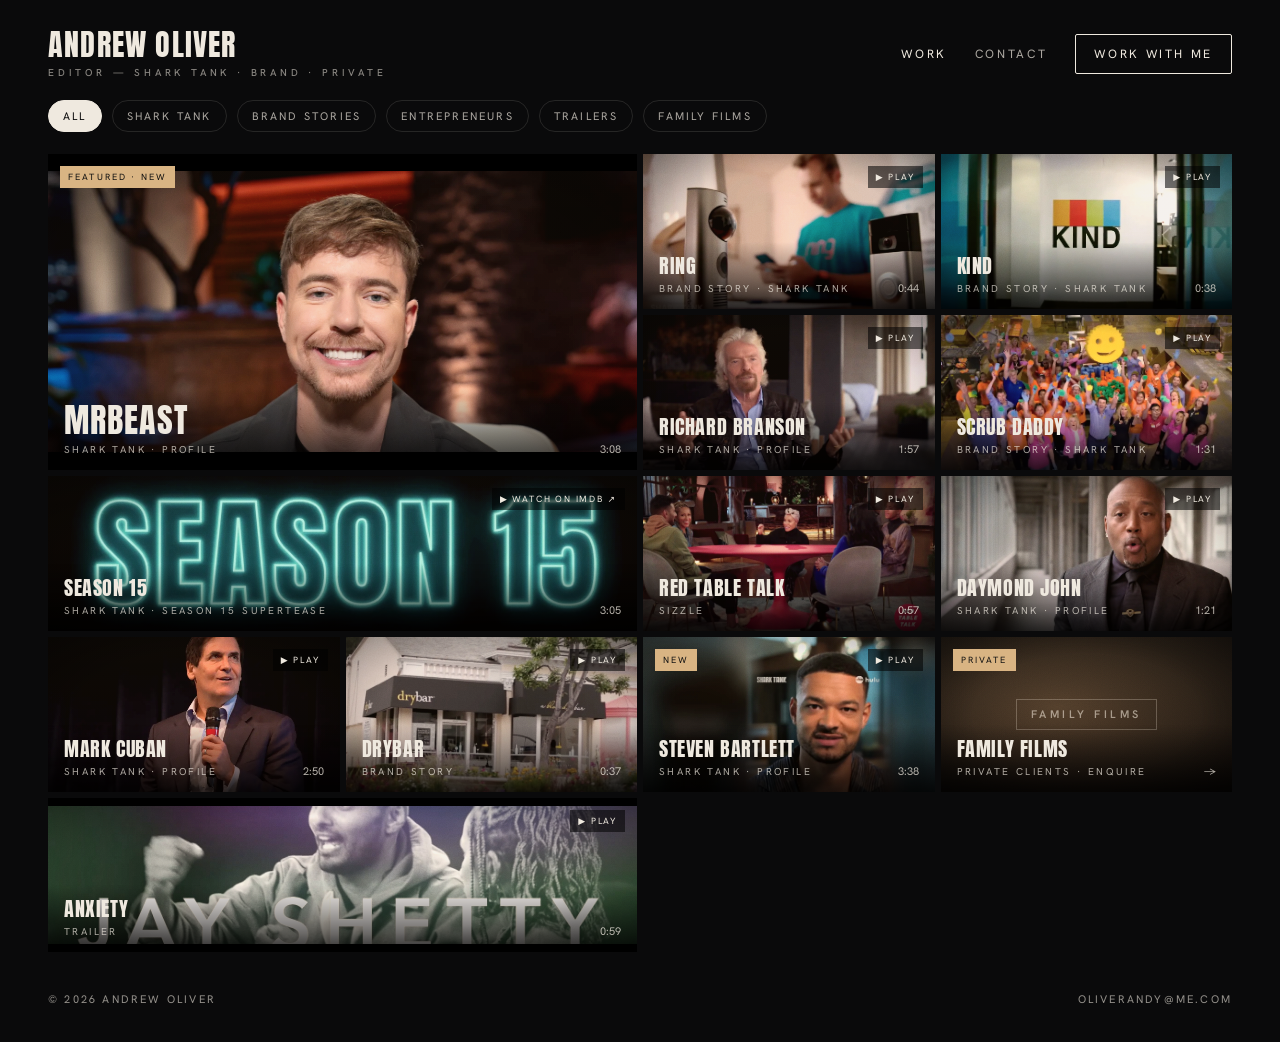
<file: index.html>
<!DOCTYPE html>
<html lang="en">
<head>
  <meta charset="utf-8" />
  <meta name="viewport" content="width=device-width, initial-scale=1" />
  <title>Andrew Oliver — Editor · Shark Tank, Brand &amp; Private Films</title>
  <meta name="description" content="Andrew Oliver — Editor. Shark Tank profiles, brand stories, entrepreneurs, trailers and private family films." />
  <meta name="theme-color" content="#0a0a0b" />
  <link rel="canonical" href="https://www.andrewoliver.com/" />
  <meta property="og:type" content="website" />
  <meta property="og:site_name" content="Andrew Oliver" />
  <meta property="og:title" content="Andrew Oliver — Editor" />
  <meta property="og:description" content="Shark Tank profiles, brand stories, entrepreneurs, trailers and private films." />
  <meta property="og:url" content="https://www.andrewoliver.com/" />
  <meta property="og:image" content="https://www.andrewoliver.com/assets/og.png" />
  <meta property="og:image:width" content="1200" />
  <meta property="og:image:height" content="630" />
  <meta name="twitter:card" content="summary_large_image" />
  <meta name="twitter:title" content="Andrew Oliver — Editor" />
  <meta name="twitter:description" content="Shark Tank profiles, brand stories, entrepreneurs, trailers and private films." />
  <meta name="twitter:image" content="https://www.andrewoliver.com/assets/og.png" />
  <link rel="icon" type="image/png" href="assets/favicon.png" />
  <link rel="apple-touch-icon" href="assets/apple-touch-icon.png" />
  <link rel="preconnect" href="https://fonts.googleapis.com" />
  <link rel="preconnect" href="https://fonts.gstatic.com" crossorigin />
  <link href="https://fonts.googleapis.com/css2?family=Anton&family=Hanken+Grotesk:wght@400;500;600&display=swap" rel="stylesheet" />
  <link rel="preload" as="image" type="image/webp" imagesrcset="assets/posters/mrbeast-press1-1280.webp 1280w, assets/posters/mrbeast-press1-1920.webp 1920w" imagesizes="(max-width:700px) calc(100vw - 36px), (max-width:1000px) 66vw, 50vw" />
  <link rel="stylesheet" href="css/treatment.css?v=3" />
  <link rel="stylesheet" href="css/grid.css?v=swap1" />
</head>
<body>
<a class="skip-link" href="#main">Skip to content</a>
<div class="wrap">
  <header>
    <a class="brand" href="index.html"><span class="bn" data-text="Andrew Oliver">Andrew Oliver</span><small>Editor — Shark Tank · Brand · Private</small></a>
    <button class="burger" type="button" aria-label="Menu" aria-expanded="false" aria-controls="nav"><i></i><i></i></button>
    <nav id="nav" aria-label="Primary"><a href="index.html" aria-current="page">Work</a><a href="contact.html">Contact</a><a class="btn" href="contact.html">Work with me</a></nav>
  </header>
  <div class="filters" role="toolbar" aria-label="Filter work">
    <button type="button" class="on" data-f="all">All</button><button type="button" data-f="shark">Shark Tank</button><button type="button" data-f="brand">Brand Stories</button><button type="button" data-f="entrepreneurs">Entrepreneurs</button><button type="button" data-f="trailers">Trailers</button><button type="button" data-f="family">Family Films</button>
  </div>
  <main id="main" class="grid">
    <a class="tile big playable" data-cat="shark entrepreneurs" href="https://www.youtube.com/watch?v=N0HIygq5gfM" data-embed="https://www.youtube.com/embed/N0HIygq5gfM" data-ratio="vertical" aria-label="Play MrBeast"><div class="frame letterbox"><picture><source type="image/webp" srcset="assets/posters/mrbeast-press1-1280.webp 1280w, assets/posters/mrbeast-press1-1920.webp 1920w" sizes="(max-width:700px) calc(100vw - 36px), (max-width:1000px) 66vw, 50vw"><img src="assets/posters/mrbeast-press1-1920.jpg" srcset="assets/posters/mrbeast-press1-1280.jpg 1280w, assets/posters/mrbeast-press1-1920.jpg 1920w" sizes="(max-width:700px) calc(100vw - 36px), (max-width:1000px) 66vw, 50vw" width="1920" height="1080" alt="MrBeast — interview still" loading="eager" fetchpriority="high" decoding="async" style="object-position:50% 30%"></picture><div class=bars></div></div><span class="tag">Featured · New</span><span class="yt">▶ Play</span><span class="play" aria-hidden="true"></span><div class="cap"><div><h3>MrBeast</h3><p>Shark Tank · Profile</p></div><span class="t">3:08</span></div></a>
    <a class="tile playable" data-cat="brand shark" href="https://vimeo.com/321823005" data-embed="https://player.vimeo.com/video/321823005?dnt=1" data-ratio="wide" aria-label="Play Ring"><div class="frame"><img src="assets/posters/p04.webp" alt="Ring — still" loading="lazy" decoding="async"></div><span class="yt">▶ Play</span><span class="play" aria-hidden="true"></span><div class="cap"><div><h3>Ring</h3><p>Brand story · Shark Tank</p></div><span class="t">0:44</span></div></a>
    <a class="tile playable" data-cat="brand shark" href="https://vimeo.com/403460037" data-embed="https://player.vimeo.com/video/403460037?dnt=1" data-ratio="wide" aria-label="Play KIND"><div class="frame"><img src="assets/posters/p01.webp" alt="KIND — still" loading="lazy" decoding="async"></div><span class="yt">▶ Play</span><span class="play" aria-hidden="true"></span><div class="cap"><div><h3>KIND</h3><p>Brand story · Shark Tank</p></div><span class="t">0:38</span></div></a>
    <a class="tile playable" data-cat="shark entrepreneurs" href="https://vimeo.com/318527399" data-embed="https://player.vimeo.com/video/318527399?dnt=1" data-ratio="wide" aria-label="Play Richard Branson"><div class="frame"><img src="assets/posters/p06.webp" alt="Richard Branson — still" loading="eager" decoding="async"></div><span class="yt">▶ Play</span><span class="play" aria-hidden="true"></span><div class="cap"><div><h3>Richard Branson</h3><p>Shark Tank · Profile</p></div><span class="t">1:57</span></div></a>
    <a class="tile playable" data-cat="brand shark" href="https://vimeo.com/318538830" data-embed="https://player.vimeo.com/video/318538830?dnt=1" data-ratio="wide" aria-label="Play Scrub Daddy"><div class="frame"><img src="assets/posters/p03.webp" alt="Scrub Daddy — still" loading="lazy" decoding="async"></div><span class="yt">▶ Play</span><span class="play" aria-hidden="true"></span><div class="cap"><div><h3>Scrub Daddy</h3><p>Brand story · Shark Tank</p></div><span class="t">1:31</span></div></a>
    <a class="tile wide ext" data-cat="trailers shark" href="https://www.imdb.com/video/vi985516825/" target="_blank" rel="noopener" aria-label="Watch Shark Tank Season 15 Supertease on IMDb"><div class="frame"><picture><source type="image/webp" srcset="assets/posters/s15-supertease-1280.webp 1280w, assets/posters/s15-supertease-1920.webp 1920w" sizes="(max-width:700px) calc(100vw - 36px), (max-width:1000px) 66vw, 50vw"><img src="assets/posters/s15-supertease-1920.jpg" srcset="assets/posters/s15-supertease-1280.jpg 1280w, assets/posters/s15-supertease-1920.jpg 1920w" sizes="(max-width:700px) calc(100vw - 36px), (max-width:1000px) 66vw, 50vw" width="1920" height="1080" alt="Shark Tank Season 15 — supertease title card" loading="lazy" decoding="async"></picture></div><span class="yt">▶ Watch on IMDb ↗</span><span class="play" aria-hidden="true"></span><div class="cap"><div><h3>Season 15</h3><p>Shark Tank · Season 15 Supertease</p></div><span class="t">3:05</span></div></a>
    <a class="tile playable" data-cat="trailers" href="https://vimeo.com/431315049" data-embed="https://player.vimeo.com/video/431315049?dnt=1" data-ratio="wide" aria-label="Play Red Table Talk"><div class="frame"><img src="assets/posters/p09.webp" alt="Red Table Talk — still" loading="lazy" decoding="async"></div><span class="yt">▶ Play</span><span class="play" aria-hidden="true"></span><div class="cap"><div><h3>Red Table Talk</h3><p>Sizzle</p></div><span class="t">0:57</span></div></a>
    <a class="tile playable" data-cat="shark entrepreneurs" href="https://vimeo.com/260162126" data-embed="https://player.vimeo.com/video/260162126?dnt=1" data-ratio="wide" aria-label="Play Daymond John"><div class="frame"><img src="assets/posters/p07.webp" alt="Daymond John — still" loading="lazy" decoding="async"></div><span class="yt">▶ Play</span><span class="play" aria-hidden="true"></span><div class="cap"><div><h3>Daymond John</h3><p>Shark Tank · Profile</p></div><span class="t">1:21</span></div></a>
    <a class="tile playable" data-cat="shark entrepreneurs" href="https://www.youtube.com/watch?v=_fF9ggvLouY" data-embed="https://www.youtube.com/embed/_fF9ggvLouY?end=170" data-ratio="wide" aria-label="Play Mark Cuban"><div class="frame"><img src="assets/posters/p05.webp" alt="Mark Cuban — still" loading="eager" decoding="async"></div><span class="yt">▶ Play</span><span class="play" aria-hidden="true"></span><div class="cap"><div><h3>Mark Cuban</h3><p>Shark Tank · Profile</p></div><span class="t">2:50</span></div></a>
    <a class="tile playable" data-cat="brand shark" href="https://vimeo.com/321871173" data-embed="https://player.vimeo.com/video/321871173?dnt=1" data-ratio="wide" aria-label="Play Drybar"><div class="frame"><img src="assets/posters/p02.webp" alt="Drybar — still" loading="lazy" decoding="async"></div><span class="yt">▶ Play</span><span class="play" aria-hidden="true"></span><div class="cap"><div><h3>Drybar</h3><p>Brand story</p></div><span class="t">0:37</span></div></a>
    <a class="tile new playable" data-cat="shark entrepreneurs" href="https://www.youtube.com/watch?v=Nh1WbSFcGvE" data-embed="https://www.youtube.com/embed/Nh1WbSFcGvE" data-ratio="vertical" aria-label="Play Steven Bartlett"><div class="frame"><img src="assets/posters/bartlett-interview.webp" alt="Steven Bartlett — still" loading="eager" decoding="async" style="object-position:60% 30%"></div><span class="tag">New</span><span class="yt">▶ Play</span><span class="play" aria-hidden="true"></span><div class="cap"><div><h3>Steven Bartlett</h3><p>Shark Tank · Profile</p></div><span class="t">3:38</span></div></a>
    <a class="tile wide playable" data-cat="trailers" href="https://vimeo.com/431315334" data-embed="https://player.vimeo.com/video/431315334?dnt=1" data-ratio="wide" aria-label="Play Anxiety"><div class="frame letterbox"><img src="assets/posters/anxiety-trailer.webp" alt="Anxiety — trailer still" loading="lazy" decoding="async"><div class=bars></div></div><span class="yt">▶ Play</span><span class="play" aria-hidden="true"></span><div class="cap"><div><h3>Anxiety</h3><p>Trailer</p></div><span class="t">0:59</span></div></a>
    <a class="tile mfull" data-cat="family" href="contact.html"><div class="frame"><div class="ph" style="background:radial-gradient(ellipse at 40% 45%,#4a3a2a,#1d1813 65%,#0f0d0b)"><span>Family Films</span></div></div><span class="tag">Private</span><div class="cap"><div><h3>Family Films</h3><p>Private clients · Enquire</p></div><span class="t">→</span></div></a>
  </main>
  <a class="mcta" href="contact.html">Work with me</a>
  <footer><span>&copy; <span id="year">2026</span> Andrew Oliver</span><a href="mailto:oliverandy@me.com">oliverandy@me.com</a></footer>
</div>
<div class="lb" id="lb" role="dialog" aria-modal="true" aria-label="Video player" hidden><button class="close" type="button" aria-label="Close video">&times;</button><div class="stage"></div></div>
<script>
(function(){
  document.getElementById("year").textContent=new Date().getFullYear();
  var lb=document.getElementById("lb"),stage=lb.querySelector(".stage"),last=null;
  function close(){stage.innerHTML="";lb.hidden=true;document.body.classList.remove("lb-open");if(last)last.focus();}
  document.querySelectorAll("a.tile[data-embed]").forEach(function(a){
    a.addEventListener("click",function(e){
      e.preventDefault();last=a;
      lb.classList.toggle("vertical",a.dataset.ratio==="vertical");
      var f=document.createElement("iframe");
      f.src=a.dataset.embed+(a.dataset.embed.indexOf("?")>-1?"&":"?")+"autoplay=1&rel=0&playsinline=1&modestbranding=1";
      f.allow="accelerometer; autoplay; clipboard-write; encrypted-media; gyroscope; picture-in-picture; web-share; fullscreen";
      f.allowFullscreen=true;f.title=a.getAttribute("aria-label")||"Video";
      f.referrerPolicy="strict-origin-when-cross-origin";
      stage.innerHTML="";stage.appendChild(f);lb.hidden=false;document.body.classList.add("lb-open");lb.querySelector(".close").focus();
    });
  });
  lb.addEventListener("click",function(e){if(e.target===lb||e.target.classList.contains("close"))close();});
  document.addEventListener("keydown",function(e){if(e.key==="Escape"&&!lb.hidden)close();});
  var bt=document.querySelector(".burger"),nav=document.getElementById("nav");
  bt.addEventListener("click",function(){var o=nav.classList.toggle("open");bt.setAttribute("aria-expanded",o);});
  var btns=document.querySelectorAll(".filters button"),tiles=document.querySelectorAll(".grid .tile");
  btns.forEach(function(b){b.addEventListener("click",function(){
    btns.forEach(function(x){x.classList.toggle("on",x===b);});
    var f=b.dataset.f;
    tiles.forEach(function(t){t.hidden=!(f==="all"||(" "+t.dataset.cat+" ").indexOf(" "+f+" ")>-1);});
  });});
})();
</script>
</body>
</html>
</file>
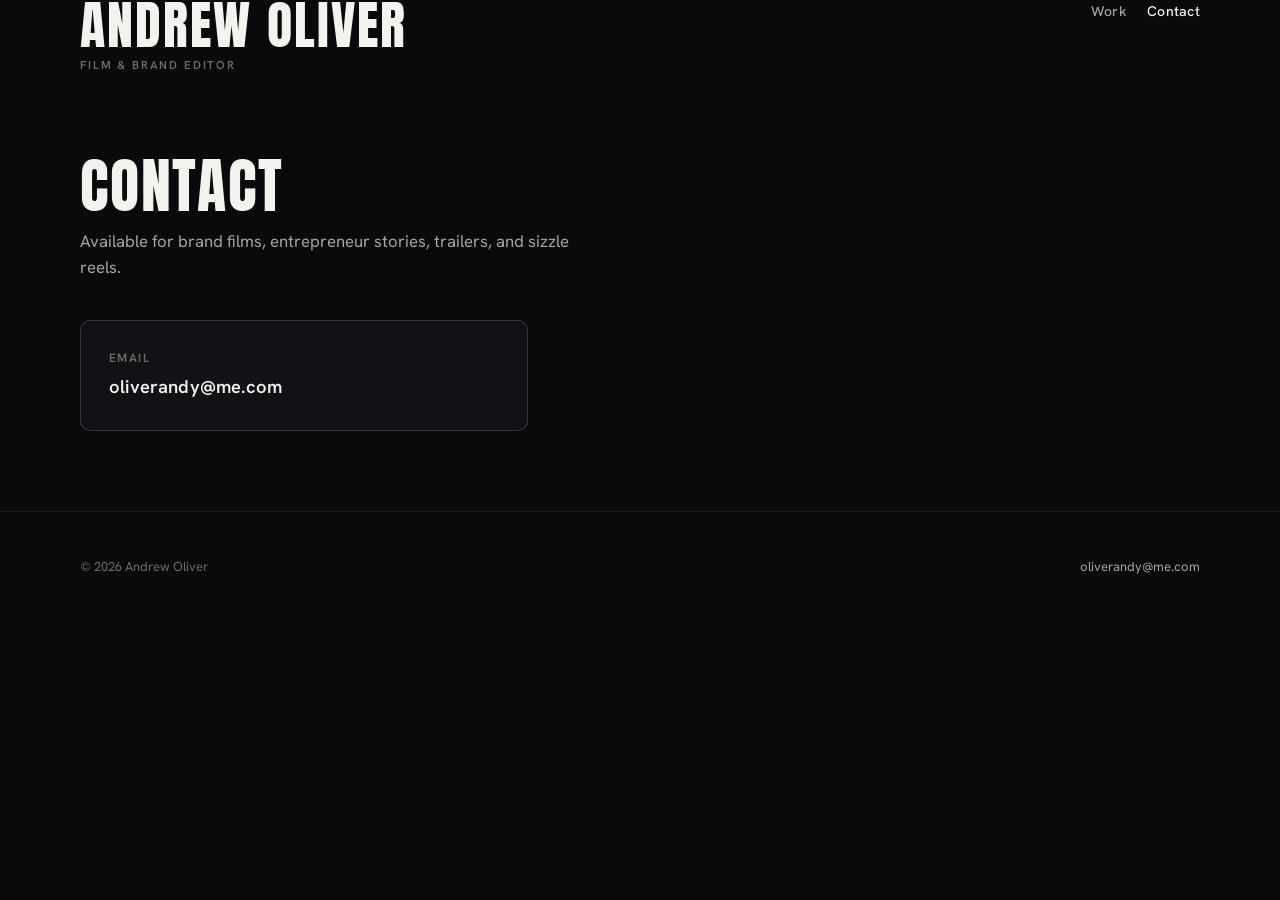
<file: contact.html>
<!DOCTYPE html>
<html lang="en">
<head>
  <meta charset="utf-8" />
  <meta name="viewport" content="width=device-width, initial-scale=1" />
  <title>Contact — Andrew Oliver</title>
  <meta name="description" content="Get in touch with Andrew Oliver for editorial and brand storytelling projects." />
  <meta name="theme-color" content="#0a0a0c" />
  <link rel="canonical" href="https://www.andrewoliver.com/contact.html" />
  <meta property="og:type" content="website" />
  <meta property="og:title" content="Contact — Andrew Oliver" />
  <meta property="og:description" content="Get in touch for editorial and brand storytelling projects." />
  <meta property="og:url" content="https://www.andrewoliver.com/contact.html" />
  <meta property="og:image" content="https://www.andrewoliver.com/assets/og.png" />
  <meta name="twitter:card" content="summary_large_image" />
  <meta name="twitter:title" content="Contact — Andrew Oliver" />
  <meta name="twitter:description" content="Get in touch for editorial and brand storytelling projects." />
  <meta name="twitter:image" content="https://www.andrewoliver.com/assets/og.png" />
  <link rel="icon" type="image/png" href="assets/favicon.png" />
  <link rel="apple-touch-icon" href="assets/apple-touch-icon.png" />
  <link rel="preconnect" href="https://fonts.googleapis.com" />
  <link rel="preconnect" href="https://fonts.gstatic.com" crossorigin />
  <link href="https://fonts.googleapis.com/css2?family=Anton&family=Hanken+Grotesk:wght@400;500;600;700&display=swap" rel="stylesheet" />
  <link rel="stylesheet" href="css/styles.css" />
</head>
<body>
  <a class="skip-link" href="#main">Skip to content</a>
  <header class="site-header">
    <div class="header-inner">
      <a class="brand" href="index.html">
        <span class="brand-title">Andrew Oliver</span>
        <span class="brand-kicker">Film &amp; brand editor</span>
      </a>
      <nav class="nav" aria-label="Primary">
        <a href="index.html">Work</a>
        <a href="contact.html" aria-current="page">Contact</a>
      </nav>
    </div>
  </header>
  <main id="main" class="main">
    <section class="page-hero">
      <h1>Contact</h1>
      <p>Available for brand films, entrepreneur stories, trailers, and sizzle reels.</p>
    </section>
    <div class="contact-card">
      <p style="margin:0;color:var(--fg-dim);font-size:0.75rem;letter-spacing:0.12em;text-transform:uppercase;font-weight:600;">Email</p>
      <a class="email-link" href="mailto:oliverandy@me.com">oliverandy@me.com</a>
    </div>
  </main>
  <footer class="site-footer">
    <div class="footer-inner">
      <p>&copy; <span id="year"></span> Andrew Oliver</p>
      <p><a href="mailto:oliverandy@me.com">oliverandy@me.com</a></p>
    </div>
  </footer>
  <script>
    document.getElementById("year").textContent = new Date().getFullYear();
    const header = document.querySelector(".site-header");
    const onScroll = () => header.classList.toggle("is-scrolled", window.scrollY > 8);
    onScroll();
    window.addEventListener("scroll", onScroll, { passive: true });
  </script>
</body>
</html>
</file>
<file: css/treatment.css>
/* Subtle modern video treatment: warm grade, film grain, vignette, optional letterbox */
.frame{position:relative;overflow:hidden;background:#111;isolation:isolate}
.frame img{width:100%;height:100%;object-fit:cover;display:block;
  filter:sepia(.14) saturate(1.06) contrast(1.06) brightness(.96) hue-rotate(-4deg)}
.frame::before{content:"";position:absolute;inset:0;z-index:2;pointer-events:none;
  background:radial-gradient(ellipse at center,rgba(0,0,0,0) 55%,rgba(0,0,0,.42) 100%),
  linear-gradient(180deg,rgba(255,170,90,.05),rgba(255,120,40,.04));mix-blend-mode:normal}
.frame::after{content:"";position:absolute;inset:-50%;z-index:3;pointer-events:none;opacity:.16;
  background-image:url("data:image/svg+xml;utf8,<svg xmlns='http://www.w3.org/2000/svg' width='220' height='220'><filter id='n'><feTurbulence type='fractalNoise' baseFrequency='.9' numOctaves='2' stitchTiles='stitch'/><feColorMatrix values='0 0 0 0 .5  0 0 0 0 .5  0 0 0 0 .5  0 0 0 1.4 -.2'/></filter><rect width='100%' height='100%' filter='url(%23n)'/></svg>");
  mix-blend-mode:overlay;animation:grain 1s steps(6) infinite}
@keyframes grain{0%{transform:translate(0,0)}20%{transform:translate(-3%,2%)}40%{transform:translate(2%,-3%)}60%{transform:translate(-2%,-1%)}80%{transform:translate(3%,3%)}100%{transform:translate(0,0)}}
.frame.letterbox .bars::before,.frame.letterbox .bars::after{content:"";position:absolute;left:0;right:0;height:5.5%;background:#000;z-index:4}
.frame.letterbox .bars::before{top:0}.frame.letterbox .bars::after{bottom:0}
/* neutral placeholder frame (no people) */
.ph{width:100%;height:100%;background:
  radial-gradient(ellipse at 30% 40%,#3a3229 0%,#1b1815 55%,#0e0d0c 100%);display:flex;align-items:center;justify-content:center}
.ph span{font:600 11px/1 'Hanken Grotesk',sans-serif;letter-spacing:.32em;text-transform:uppercase;color:rgba(244,236,224,.55);border:1px solid rgba(244,236,224,.25);padding:9px 14px}
</file>
<file: css/grid.css>
*{box-sizing:border-box;margin:0;padding:0}
html{background:#0a0a0b}
body{background:#0a0a0b;color:#efe9df;font-family:'Hanken Grotesk',system-ui,sans-serif;-webkit-font-smoothing:antialiased}
.wrap{max-width:1440px;margin:0 auto}
a{color:inherit}
.skip-link{position:absolute;left:-9999px}.skip-link:focus{left:12px;top:12px;z-index:200;background:#efe9df;color:#0a0a0b;padding:8px 12px}
header{display:flex;justify-content:space-between;align-items:center;padding:30px 48px 22px}
.brand{font:400 30px/1 'Anton',sans-serif;letter-spacing:.04em;text-transform:uppercase;text-decoration:none}
.brand small{display:block;font:500 10px/1 'Hanken Grotesk',sans-serif;letter-spacing:.38em;opacity:.55;margin-top:8px}
nav{display:flex;gap:28px;align-items:center;font-size:12px;letter-spacing:.22em;text-transform:uppercase}
nav a{text-decoration:none;opacity:.7;transition:opacity .2s}nav a:hover,nav a[aria-current]{opacity:1}
nav .btn{opacity:1;border:1px solid #efe9df;padding:11px 18px;border-radius:2px;transition:background .2s,color .2s}
nav .btn:hover{background:#efe9df;color:#0a0a0b}
.burger{display:none}
.filters{display:flex;gap:10px;padding:0 48px 22px;font-size:11px;letter-spacing:.2em;text-transform:uppercase}
.filters button{font:inherit;letter-spacing:inherit;text-transform:inherit;color:#efe9df;background:none;cursor:pointer;padding:8px 14px;border:1px solid rgba(239,233,223,.18);border-radius:999px;opacity:.7;transition:opacity .2s,border-color .2s}
.filters button:hover{opacity:1;border-color:rgba(239,233,223,.5)}
.filters button.on{background:#efe9df;color:#0a0a0b;opacity:1;border-color:#efe9df}
.grid{display:grid;grid-template-columns:repeat(4,1fr);grid-auto-rows:clamp(130px,12.1vw,174px);grid-auto-flow:dense;gap:6px;padding:0 48px}
.tile{position:relative;display:block;color:inherit;text-decoration:none;overflow:hidden}
.tile[hidden]{display:none}
.tile .frame{position:absolute;inset:0}
.tile .frame img{transition:transform .6s ease}
.tile.big{grid-column:span 2;grid-row:span 2}
.tile.wide{grid-column:span 2}
.tile.playable,.tile.ext{cursor:pointer}
.tile.playable:hover,.tile.ext:hover,.tile:focus-visible{outline:1px solid rgba(239,233,223,.85);outline-offset:-1px}
.tile.playable:hover img,.tile.ext:hover img{transform:scale(1.04)}
.cap{position:absolute;z-index:6;left:0;right:0;bottom:0;padding:14px 16px;display:flex;justify-content:space-between;align-items:flex-end;background:linear-gradient(0deg,rgba(0,0,0,.78),rgba(0,0,0,0))}
.cap h3{font:400 20px/1 'Anton',sans-serif;letter-spacing:.03em;text-transform:uppercase}
.big .cap h3{font-size:34px}
.cap p{font-size:10px;letter-spacing:.24em;text-transform:uppercase;opacity:.7;margin-top:6px}
.cap .t{font-size:11px;opacity:.75;font-variant-numeric:tabular-nums}
.tag{position:absolute;z-index:6;top:12px;left:12px;font-size:9px;letter-spacing:.24em;text-transform:uppercase;background:#d9b483;color:#111;padding:5px 8px}
.yt,.soon{position:absolute;z-index:6;top:12px;right:12px;font-size:9px;letter-spacing:.2em;text-transform:uppercase;background:rgba(0,0,0,.55);padding:5px 8px}
.soon{color:rgba(239,233,223,.8);border:1px solid rgba(239,233,223,.25);background:rgba(0,0,0,.45)}
.play{position:absolute;z-index:6;top:50%;left:50%;transform:translate(-50%,-50%) scale(.9);width:58px;height:58px;border-radius:50%;border:1px solid rgba(255,255,255,.8);display:flex;align-items:center;justify-content:center;backdrop-filter:blur(4px);-webkit-backdrop-filter:blur(4px);background:rgba(0,0,0,.25);opacity:0;transition:opacity .25s,transform .25s}
.play::after{content:"";border-left:14px solid #fff;border-top:9px solid transparent;border-bottom:9px solid transparent;margin-left:4px}
.big .play{opacity:1;transform:translate(-50%,-50%);width:72px;height:72px}
.tile:hover .play,.tile:focus-visible .play{opacity:1;transform:translate(-50%,-50%)}
.mcta{display:none;text-decoration:none}
footer{padding:40px 48px 36px;display:flex;justify-content:space-between;font-size:11px;letter-spacing:.2em;text-transform:uppercase;opacity:.6}
footer a{text-decoration:none}
/* lightbox */
.lb{position:fixed;inset:0;z-index:100;background:rgba(0,0,0,.92);display:flex;align-items:center;justify-content:center;padding:56px 16px 24px}
.lb[hidden]{display:none}
.lb .stage{position:relative;width:min(92vw,1100px);aspect-ratio:16/9;max-height:84vh}
.lb.vertical .stage{width:min(92vw,calc(84vh * 9 / 16),460px);aspect-ratio:9/16}
.lb iframe{position:absolute;inset:0;width:100%;height:100%;border:0;background:#000}
.lb .close{position:absolute;top:14px;right:16px;width:42px;height:42px;border-radius:50%;border:1px solid rgba(239,233,223,.5);background:none;color:#efe9df;font-size:22px;line-height:1;cursor:pointer}
body.lb-open{overflow:hidden}
@media (max-width:1000px){
 .grid{grid-template-columns:repeat(3,1fr)}
}
@media (max-width:700px){
 header{padding:22px 18px 16px}
 .brand{font-size:24px}.brand small{font-size:8px;letter-spacing:.3em;margin-top:7px}
 nav{display:none}
 nav.open{display:flex;position:absolute;top:76px;right:18px;z-index:50;flex-direction:column;align-items:stretch;gap:0;background:#141416;border:1px solid rgba(239,233,223,.18);min-width:200px}
 nav.open a{padding:16px 18px;opacity:1}nav.open .btn{border:0;border-top:1px solid rgba(239,233,223,.18)}
 header{position:relative}
 .burger{display:flex;flex-direction:column;gap:6px;background:none;border:1px solid rgba(239,233,223,.35);width:42px;height:42px;align-items:center;justify-content:center;border-radius:50%;cursor:pointer}
 .burger i{display:block;width:16px;height:1.5px;background:#efe9df}
 .filters{overflow-x:auto;flex-wrap:nowrap;padding:0 18px 18px;scrollbar-width:none;-webkit-mask-image:linear-gradient(90deg,#000 85%,transparent);mask-image:linear-gradient(90deg,#000 85%,transparent)}
 .filters::-webkit-scrollbar{display:none}
 .filters button{white-space:nowrap;flex:none}
 .grid{grid-template-columns:1fr 1fr;grid-auto-rows:auto;gap:8px;padding:0 18px}
 .tile{aspect-ratio:16/10}
 .tile.big,.tile.wide,.tile.new,.tile.mfull{grid-column:span 2;grid-row:auto;aspect-ratio:16/9}
 .cap{padding:10px 11px}
 .cap h3{font-size:15px}.big .cap h3,.new .cap h3,.wide .cap h3,.mfull .cap h3{font-size:24px}
 .cap p{font-size:8px;letter-spacing:.18em}
 .tile:not(.big):not(.new):not(.wide):not(.mfull) .cap p{display:none}
 .tag,.yt,.soon{font-size:8px;top:9px}.tag{left:9px}.yt,.soon{right:9px}
 .tile:not(.big):not(.new):not(.wide):not(.mfull) .soon{font-size:7px;letter-spacing:.14em;padding:4px 6px}
 .play{display:none}
 .tile.playable::after,.tile.ext::after{content:"";position:absolute;z-index:7;right:10px;bottom:10px;width:26px;height:26px;border-radius:50%;border:1px solid rgba(255,255,255,.75);background:rgba(0,0,0,.35) url("data:image/svg+xml;utf8,<svg xmlns='http://www.w3.org/2000/svg' viewBox='0 0 26 26'><path d='M10 8l8 5-8 5z' fill='white'/></svg>") center/26px no-repeat}
 .cap .t{display:none}
 .mcta{display:block;margin:22px 18px 0;text-align:center;border:1px solid #efe9df;padding:16px;font-size:12px;letter-spacing:.24em;text-transform:uppercase}
 footer{flex-direction:column;gap:10px;padding:28px 18px 36px}
 .lb .close{top:10px;right:10px}
}
@media (prefers-reduced-motion:reduce){.frame::after{animation:none}.tile .frame img{transition:none}}
.frame picture{display:block;width:100%;height:100%}
/* MrBeast hero: no play cue at rest (any device); button + badge appear on hover/keyboard focus */
.big .play{opacity:0}
.big .yt{opacity:0;transition:opacity .35s ease}
.big:hover .play,.big:focus-visible .play,.big:hover .yt,.big:focus-visible .yt{opacity:1}
.tile.big.playable::after{opacity:0;transition:opacity .35s ease}
.tile.big.playable:hover::after,.tile.big.playable:focus-visible::after{opacity:1}
/* Mobile only: Season 15 Supertease sits directly below Steven Bartlett (desktop order unchanged) */
@media (max-width:700px){
 .grid>.tile.big,.grid>.tile[aria-label="Play Ring"]{order:-2}
 .grid>.tile[aria-label="Watch Shark Tank Season 15 Supertease on IMDb"]{order:-1}
}

/* B — Light sweep: a soft glint of light glides across the letters once every ~6s */
.brand .bn{position:relative;display:inline-block}
.brand .bn::after{
  content:attr(data-text);position:absolute;inset:0;pointer-events:none;
  color:#fff;text-shadow:0 0 10px rgba(255,232,200,.55),0 0 2px rgba(255,255,255,.7);
  -webkit-mask-image:linear-gradient(105deg,transparent 0 40%,#000 50%,transparent 60% 100%);
          mask-image:linear-gradient(105deg,transparent 0 40%,#000 50%,transparent 60% 100%);
  -webkit-mask-size:300% 100%;mask-size:300% 100%;
  -webkit-mask-repeat:no-repeat;mask-repeat:no-repeat;
  -webkit-mask-position:100% 0;mask-position:100% 0;
  animation:ao-sweep 6s cubic-bezier(.45,0,.25,1) 1s infinite;
}
@keyframes ao-sweep{
  0%{-webkit-mask-position:100% 0;mask-position:100% 0}
  28%,100%{-webkit-mask-position:0 0;mask-position:0 0}
}
@media (prefers-reduced-motion:reduce){.brand .bn::after{display:none}}
</file>
<file: css/styles.css>
/* Andrew Oliver — cinematic editor portfolio */
:root {
  --bg: #0a0a0c;
  --bg-elevated: #121216;
  --bg-card: #16161c;
  --fg: #f4f2ee;
  --fg-muted: #a8a49c;
  --fg-dim: #6e6a64;
  --accent: #f4f2ee;
  --border: rgba(244, 242, 238, 0.08);
  --border-strong: rgba(244, 242, 238, 0.16);
  --overlay: rgba(4, 4, 6, 0.88);
  --radius: 10px;
  --radius-sm: 6px;
  --header-h: 72px;
  --font-display: "Anton", system-ui, sans-serif;
  --font-body: "Hanken Grotesk", system-ui, sans-serif;
  --ease: cubic-bezier(0.22, 1, 0.36, 1);
  --shadow: 0 20px 50px rgba(0, 0, 0, 0.45);
}

*,
*::before,
*::after {
  box-sizing: border-box;
}

html {
  scroll-behavior: smooth;
  -webkit-text-size-adjust: 100%;
}

body {
  margin: 0;
  min-height: 100vh;
  background: var(--bg);
  color: var(--fg);
  font-family: var(--font-body);
  font-weight: 400;
  font-size: 1rem;
  line-height: 1.55;
  -webkit-font-smoothing: antialiased;
  text-rendering: optimizeLegibility;
}

img,
video {
  max-width: 100%;
  display: block;
}

a {
  color: inherit;
  text-decoration: none;
}

a:hover {
  text-decoration: underline;
  text-underline-offset: 3px;
}

button {
  font: inherit;
  color: inherit;
  background: none;
  border: none;
  cursor: pointer;
}

:focus-visible {
  outline: 2px solid var(--fg);
  outline-offset: 3px;
}

.skip-link {
  position: absolute;
  left: 1rem;
  top: -100px;
  z-index: 1000;
  padding: 0.75rem 1rem;
  background: var(--fg);
  color: var(--bg);
  border-radius: var(--radius-sm);
  font-weight: 600;
  transition: top 0.2s var(--ease);
}

.skip-link:focus {
  top: 1rem;
  text-decoration: none;
}

/* Header */
.site-header {
  position: sticky;
  top: 0;
  z-index: 100;
  height: var(--header-h);
  display: flex;
  align-items: center;
  background: transparent;
  border-bottom: 1px solid transparent;
  transition: background 0.3s var(--ease), border-color 0.3s var(--ease), backdrop-filter 0.3s var(--ease);
}

.site-header.is-scrolled {
  background: rgba(10, 10, 12, 0.86);
  backdrop-filter: blur(14px);
  -webkit-backdrop-filter: blur(14px);
  border-bottom-color: var(--border);
}

.header-inner {
  width: min(1120px, calc(100% - 2.5rem));
  margin: 0 auto;
  display: flex;
  align-items: flex-start;
  justify-content: space-between;
  gap: 1.5rem;
  padding: 1.35rem 0 1.1rem;
}

.brand {
  display: flex;
  flex-direction: column;
  align-items: flex-start;
  gap: 0.35rem;
  text-decoration: none;
  min-width: 0;
}

.brand:hover {
  text-decoration: none;
}

.brand-title {
  font-family: var(--font-display);
  font-size: clamp(1.85rem, 5vw, 3.25rem);
  font-weight: 400;
  letter-spacing: 0.04em;
  text-transform: uppercase;
  line-height: 0.95;
  color: var(--fg);
}

.brand-kicker {
  font-size: 0.72rem;
  font-weight: 600;
  letter-spacing: 0.16em;
  text-transform: uppercase;
  color: var(--fg-dim);
}

.brand-name {
  display: none;
}

.nav {
  display: flex;
  align-items: center;
  gap: 1.25rem;
}

.nav a {
  font-size: 0.875rem;
  font-weight: 500;
  letter-spacing: 0.02em;
  color: var(--fg-muted);
  text-decoration: none;
  transition: color 0.2s ease;
}

.nav a:hover,
.nav a[aria-current="page"] {
  color: var(--fg);
  text-decoration: none;
}

/* Main layout */
.main {
  width: min(1120px, calc(100% - 2.5rem));
  margin: 0 auto;
  padding: 1.25rem 0 5rem;
}

/* Hero */
.hero {
  padding: 4.5rem 0 3rem;
}

.hero-kicker {
  margin: 0 0 0.75rem;
  font-size: 0.75rem;
  font-weight: 600;
  letter-spacing: 0.16em;
  text-transform: uppercase;
  color: var(--fg-dim);
}

.hero-title {
  margin: 0 0 1rem;
  font-family: var(--font-display);
  font-size: clamp(2.75rem, 8vw, 5.5rem);
  font-weight: 400;
  letter-spacing: 0.02em;
  text-transform: uppercase;
  line-height: 0.95;
}

.hero-tagline {
  margin: 0;
  max-width: 28rem;
  font-size: 1.05rem;
  color: var(--fg-muted);
}

/* Filters */
.filters {
  display: flex;
  flex-wrap: wrap;
  gap: 0.5rem;
  margin: 0 0 2.75rem;
  padding-bottom: 0.25rem;
}

.filter-chip {
  padding: 0.5rem 0.95rem;
  border: 1px solid var(--border-strong);
  border-radius: 999px;
  background: transparent;
  color: var(--fg-muted);
  font-size: 0.8125rem;
  font-weight: 500;
  letter-spacing: 0.02em;
  transition: background 0.2s ease, color 0.2s ease, border-color 0.2s ease;
}

.filter-chip:hover {
  color: var(--fg);
  border-color: rgba(244, 242, 238, 0.28);
}

.filter-chip.is-active {
  background: var(--fg);
  color: var(--bg);
  border-color: var(--fg);
}

/* Sections */
.work-section {
  margin-bottom: 3.5rem;
  scroll-margin-top: calc(var(--header-h) + 1rem);
}

.work-section.is-hidden {
  display: none;
}

.section-title {
  margin: 0 0 1.25rem;
  font-family: var(--font-display);
  font-size: clamp(1.4rem, 3vw, 1.85rem);
  font-weight: 400;
  letter-spacing: 0.04em;
  text-transform: uppercase;
  color: var(--fg);
}

.card-grid {
  display: grid;
  grid-template-columns: repeat(auto-fill, minmax(240px, 1fr));
  gap: 1.25rem;
}

/* Cards */
.card {
  position: relative;
  display: flex;
  flex-direction: column;
  gap: 0.75rem;
  background: transparent;
  border: none;
  padding: 0;
  text-align: left;
  border-radius: var(--radius);
  cursor: pointer;
  color: inherit;
}

.card:focus-visible {
  outline-offset: 4px;
}

.card-media {
  position: relative;
  aspect-ratio: 16 / 9;
  overflow: hidden;
  border-radius: var(--radius);
  background: var(--bg-card);
  border: 1px solid var(--border);
}

.card-media img {
  width: 100%;
  height: 100%;
  object-fit: cover;
  transition: transform 0.5s var(--ease), opacity 0.3s ease;
  opacity: 0.92;
}

.card:hover .card-media img,
.card:focus-visible .card-media img {
  transform: scale(1.03);
  opacity: 1;
}

.card-play {
  position: absolute;
  inset: 0;
  display: grid;
  place-items: center;
  background: linear-gradient(to top, rgba(0, 0, 0, 0.45), transparent 55%);
  opacity: 0.85;
  transition: opacity 0.25s ease;
}

.card:hover .card-play,
.card:focus-visible .card-play {
  opacity: 1;
}

.play-icon {
  width: 48px;
  height: 48px;
  border-radius: 50%;
  background: rgba(244, 242, 238, 0.92);
  color: var(--bg);
  display: grid;
  place-items: center;
  box-shadow: var(--shadow);
}

.play-icon svg {
  width: 18px;
  height: 18px;
  margin-left: 2px;
}

.card-duration {
  position: absolute;
  right: 0.65rem;
  bottom: 0.65rem;
  padding: 0.2rem 0.45rem;
  border-radius: 4px;
  background: rgba(10, 10, 12, 0.75);
  font-size: 0.7rem;
  font-weight: 600;
  letter-spacing: 0.04em;
  font-variant-numeric: tabular-nums;
}

.card-meta {
  display: flex;
  flex-direction: column;
  gap: 0.15rem;
  padding: 0 0.1rem;
}

.card-title {
  margin: 0;
  font-size: 0.95rem;
  font-weight: 600;
  letter-spacing: 0.01em;
}

.card-label {
  margin: 0;
  font-size: 0.75rem;
  color: var(--fg-dim);
  letter-spacing: 0.04em;
  text-transform: uppercase;
}

/* Lightbox */
.lightbox {
  position: fixed;
  inset: 0;
  z-index: 200;
  display: none;
  align-items: center;
  justify-content: center;
  padding: 1.25rem;
  background: var(--overlay);
  backdrop-filter: blur(8px);
  -webkit-backdrop-filter: blur(8px);
}

.lightbox.is-open {
  display: flex;
}

.lightbox-dialog {
  position: relative;
  width: min(960px, 100%);
  background: #000;
  border-radius: var(--radius);
  overflow: hidden;
  box-shadow: var(--shadow);
  border: 1px solid var(--border-strong);
}

.lightbox-close {
  position: absolute;
  top: 0.65rem;
  right: 0.65rem;
  z-index: 2;
  width: 40px;
  height: 40px;
  border-radius: 50%;
  background: rgba(10, 10, 12, 0.7);
  color: var(--fg);
  display: grid;
  place-items: center;
  transition: background 0.2s ease;
}

.lightbox-close:hover {
  background: rgba(10, 10, 12, 0.95);
}

.lightbox-stage {
  position: relative;
  aspect-ratio: 16 / 9;
  background: #000;
}

.lightbox-stage video,
.lightbox-stage iframe {
  width: 100%;
  height: 100%;
  border: 0;
  display: block;
  background: #000;
}

.lightbox-caption {
  padding: 0.85rem 1rem 1rem;
  background: var(--bg-elevated);
  border-top: 1px solid var(--border);
}

.lightbox-caption h2 {
  margin: 0;
  font-size: 1rem;
  font-weight: 600;
}

.lightbox-caption p {
  margin: 0.25rem 0 0;
  font-size: 0.8rem;
  color: var(--fg-muted);
}

body.lightbox-open {
  overflow: hidden;
}

/* Contact page */
.page-hero {
  padding: 4rem 0 2.5rem;
}

.page-hero h1 {
  margin: 0 0 0.75rem;
  font-family: var(--font-display);
  font-size: clamp(2.2rem, 6vw, 3.75rem);
  font-weight: 400;
  letter-spacing: 0.03em;
  text-transform: uppercase;
  line-height: 1;
}

.page-hero p {
  margin: 0;
  max-width: 32rem;
  color: var(--fg-muted);
  font-size: 1.05rem;
}

.contact-card {
  max-width: 28rem;
  padding: 1.75rem;
  border: 1px solid var(--border-strong);
  border-radius: var(--radius);
  background: var(--bg-elevated);
}

.contact-card a.email-link {
  display: inline-block;
  margin-top: 0.35rem;
  font-size: 1.15rem;
  font-weight: 600;
  letter-spacing: 0.01em;
}

.contact-note {
  margin: 1.25rem 0 0;
  font-size: 0.875rem;
  color: var(--fg-dim);
}

/* Footer */
.site-footer {
  border-top: 1px solid var(--border);
  padding: 2rem 0 2.5rem;
}

.footer-inner {
  width: min(1120px, calc(100% - 2.5rem));
  margin: 0 auto;
  display: flex;
  flex-wrap: wrap;
  align-items: center;
  justify-content: space-between;
  gap: 1rem;
  color: var(--fg-dim);
  font-size: 0.8125rem;
}

.footer-inner a {
  color: var(--fg-muted);
}

.footer-inner a:hover {
  color: var(--fg);
}

/* 404 */
.error-page {
  min-height: calc(100vh - var(--header-h) - 6rem);
  display: grid;
  place-items: center;
  text-align: center;
  padding: 3rem 0;
}

.error-page h1 {
  margin: 0 0 0.5rem;
  font-family: var(--font-display);
  font-size: clamp(3rem, 10vw, 6rem);
  letter-spacing: 0.04em;
  text-transform: uppercase;
  line-height: 1;
}

.error-page p {
  margin: 0 0 1.5rem;
  color: var(--fg-muted);
}

.btn {
  display: inline-flex;
  align-items: center;
  justify-content: center;
  padding: 0.7rem 1.2rem;
  border-radius: 999px;
  background: var(--fg);
  color: var(--bg);
  font-weight: 600;
  font-size: 0.875rem;
  text-decoration: none;
  transition: opacity 0.2s ease;
}

.btn:hover {
  opacity: 0.9;
  text-decoration: none;
}

/* Reduced motion */
@media (prefers-reduced-motion: reduce) {
  html {
    scroll-behavior: auto;
  }

  *,
  *::before,
  *::after {
    animation-duration: 0.01ms !important;
    animation-iteration-count: 1 !important;
    transition-duration: 0.01ms !important;
  }

  .card:hover .card-media img,
  .card:focus-visible .card-media img {
    transform: none;
  }
}

/* Responsive */
@media (max-width: 640px) {
  :root {
    --header-h: 64px;
  }

  .header-inner,
  .main,
  .footer-inner {
    width: calc(100% - 1.75rem);
  }

  .hero {
    padding: 3rem 0 2rem;
  }

  .brand-name {
    display: none;
  }

  .card-grid {
    grid-template-columns: 1fr;
    gap: 1.1rem;
  }

  .lightbox {
    padding: 0.75rem;
  }
}
</file>
